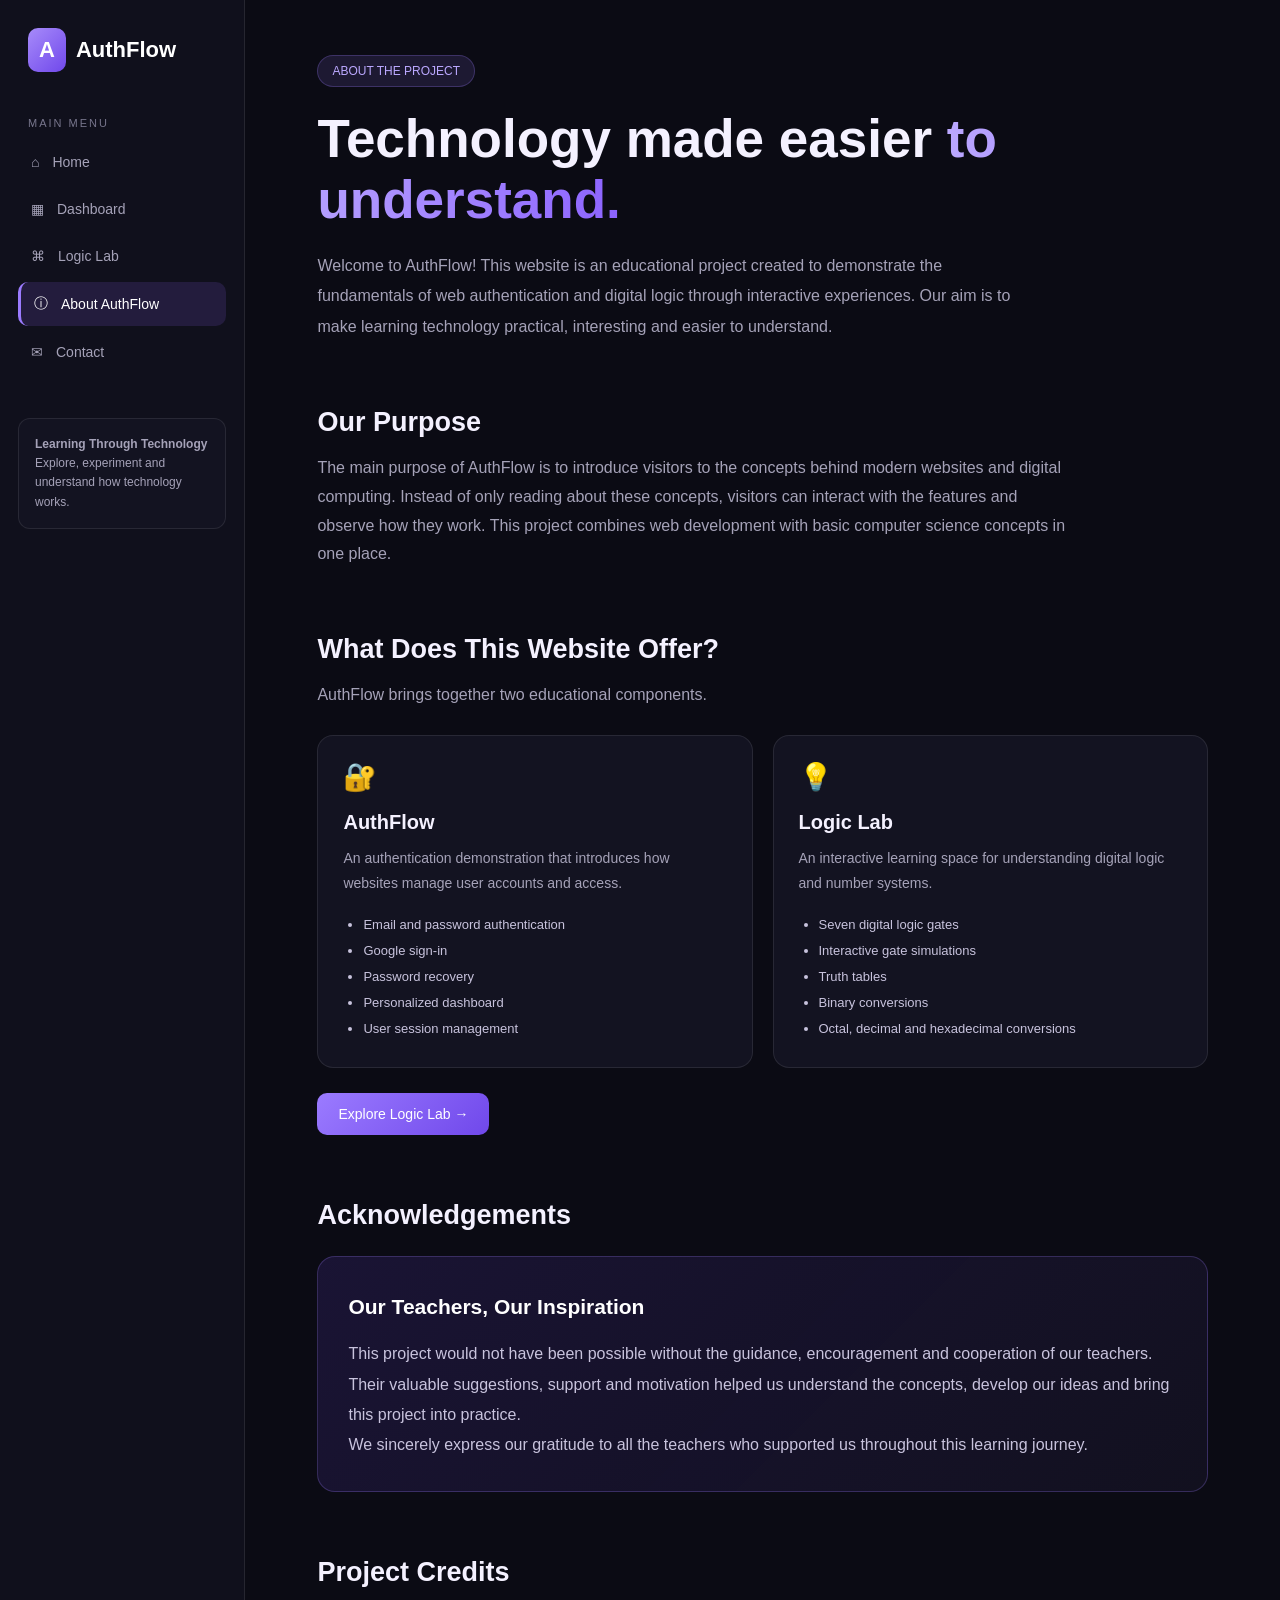
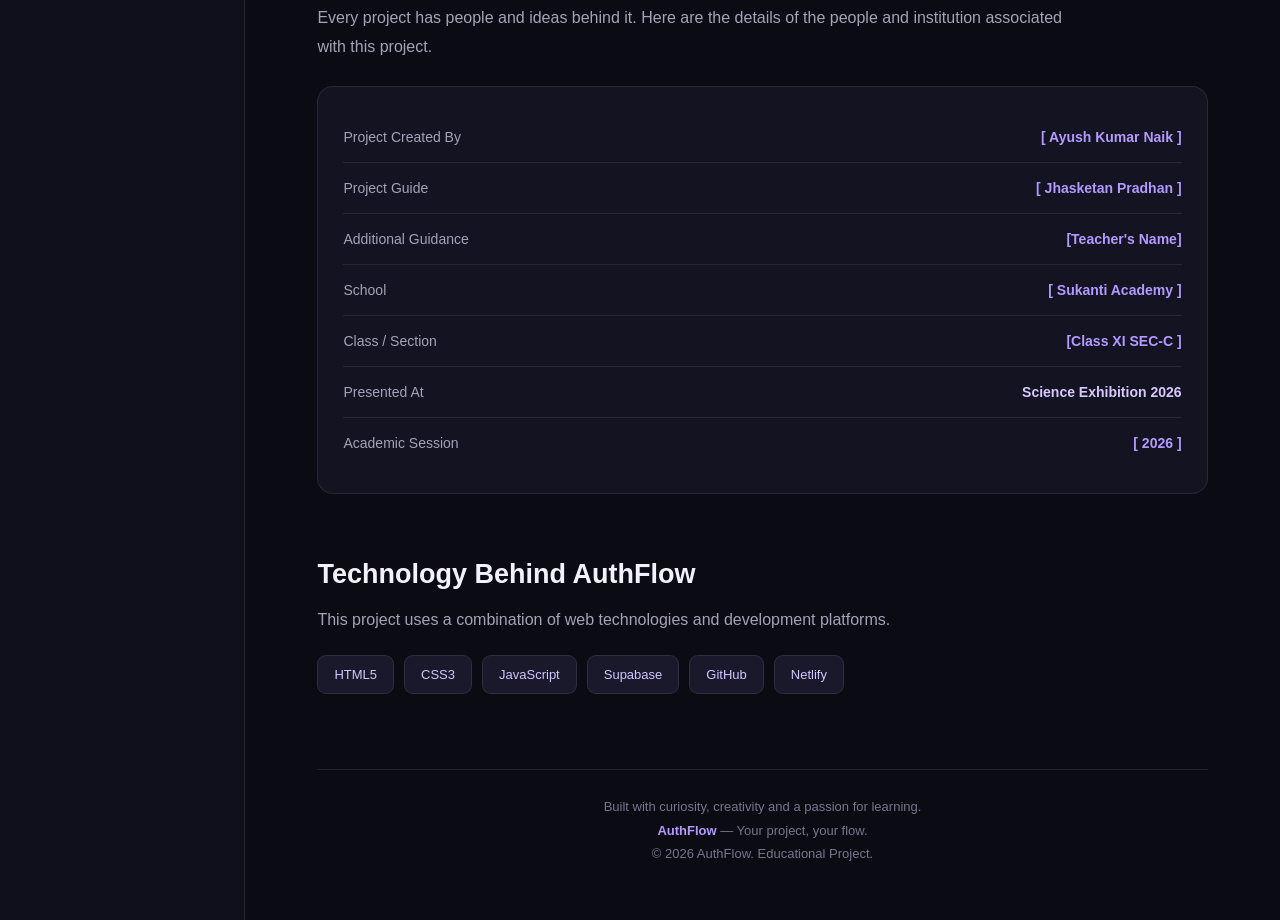
<file: about.html>
<!DOCTYPE html>
<html lang="en">
<head>
    <meta charset="UTF-8">
    <meta name="viewport" content="width=device-width, initial-scale=1.0">
    <meta name="theme-color" content="#0b0b14">
    <title>About AuthFlow</title>

    <style>
        * {
            margin: 0;
            padding: 0;
            box-sizing: border-box;
        }

        :root {
            --bg: #0b0b14;
            --panel: #131321;
            --panel2: #19192b;
            --text: #f4f1ff;
            --muted: #a5a2b8;
            --accent: #9b7bff;
            --accent2: #7048eb;
            --border: rgba(255,255,255,0.09);
        }

        body {
            font-family: Arial, sans-serif;
            background: var(--bg);
            color: var(--text);
            min-height: 100vh;
        }

        .layout {
            display: grid;
            grid-template-columns: 245px 1fr;
            min-height: 100vh;
        }

        /* SIDEBAR */

        .sidebar {
            background: #10101c;
            border-right: 1px solid var(--border);
            padding: 28px 18px;
        }

        .brand {
            display: flex;
            align-items: center;
            gap: 10px;
            font-size: 22px;
            font-weight: bold;
            text-decoration: none;
            color: white;
            margin-bottom: 45px;
            padding-left: 10px;
        }

        .brand-icon {
            background: linear-gradient(135deg, #a78bfa, #7048eb);
            padding: 9px 11px;
            border-radius: 10px;
        }

        .nav-label {
            color: #77758c;
            font-size: 11px;
            letter-spacing: 2px;
            margin: 25px 10px 12px;
        }

        .nav a {
            display: flex;
            align-items: center;
            gap: 13px;
            padding: 13px;
            margin: 5px 0;
            color: var(--muted);
            text-decoration: none;
            border-radius: 10px;
            transition: .25s;
            font-size: 14px;
        }

        .nav a:hover,
        .nav a.active {
            background: rgba(139,92,246,.15);
            color: white;
        }

        .nav a.active {
            border-left: 3px solid var(--accent);
        }

        .sidebar-note {
            margin-top: 45px;
            padding: 16px;
            background: var(--panel);
            border: 1px solid var(--border);
            border-radius: 12px;
            color: var(--muted);
            font-size: 12px;
            line-height: 1.6;
        }

        /* MAIN CONTENT */

        .main {
            padding: 55px 7%;
            max-width: 1250px;
            width: 100%;
            margin: 0 auto;
        }

        .tag {
            display: inline-block;
            background: rgba(155,123,255,.13);
            color: #bba8ff;
            border: 1px solid rgba(155,123,255,.25);
            padding: 8px 14px;
            border-radius: 30px;
            font-size: 12px;
            margin-bottom: 22px;
        }

        h1 {
            font-size: clamp(34px, 5vw, 53px);
            line-height: 1.15;
            margin-bottom: 20px;
        }

        .gradient {
            background: linear-gradient(90deg, #bba8ff, #8c63ff);
            -webkit-background-clip: text;
            background-clip: text;
            color: transparent;
        }

        .hero-description {
            color: var(--muted);
            line-height: 1.9;
            max-width: 720px;
            font-size: 16px;
        }

        .section {
            margin-top: 65px;
        }

        .section h2 {
            font-size: 27px;
            margin-bottom: 16px;
        }

        .section-description {
            color: var(--muted);
            line-height: 1.8;
            max-width: 750px;
        }

        /* FEATURE CARDS */

        .feature-grid {
            display: grid;
            grid-template-columns: repeat(2, minmax(0, 1fr));
            gap: 20px;
            margin-top: 25px;
        }

        .card {
            background: var(--panel);
            border: 1px solid var(--border);
            border-radius: 16px;
            padding: 25px;
            transition: .25s;
        }

        .card:hover {
            transform: translateY(-4px);
            border-color: rgba(155,123,255,.5);
        }

        .card-icon {
            font-size: 27px;
            margin-bottom: 18px;
        }

        .card h3 {
            font-size: 20px;
            margin-bottom: 12px;
        }

        .card p {
            color: var(--muted);
            line-height: 1.8;
            font-size: 14px;
        }

        .feature-list {
            margin-top: 16px;
            padding-left: 20px;
            color: #c8c3dd;
            line-height: 2;
            font-size: 13px;
        }

        /* TEACHER ACKNOWLEDGEMENT */

        .acknowledgement {
            background: linear-gradient(
                135deg,
                rgba(112,72,235,.15),
                rgba(155,123,255,.05)
            );
            border: 1px solid rgba(155,123,255,.25);
            border-radius: 18px;
            padding: 30px;
            margin-top: 25px;
            line-height: 1.9;
            color: #c8c3dd;
        }

        .acknowledgement h3 {
            color: white;
            margin-bottom: 12px;
            font-size: 21px;
        }

        /* CREDITS */

        .credits {
            background: var(--panel);
            border: 1px solid var(--border);
            border-radius: 16px;
            margin-top: 25px;
            padding: 25px;
        }

        .credit-row {
            display: flex;
            justify-content: space-between;
            gap: 20px;
            padding: 17px 0;
            border-bottom: 1px solid var(--border);
        }

        .credit-row:last-child {
            border-bottom: none;
        }

        .credit-label {
            color: var(--muted);
            font-size: 14px;
        }

        .credit-value {
            color: #d5c9ff;
            text-align: right;
            font-size: 14px;
            font-weight: bold;
        }

        .placeholder {
            color: #b49aff;
        }

        .tech-stack {
            display: flex;
            flex-wrap: wrap;
            gap: 10px;
            margin-top: 20px;
        }

        .tech {
            background: var(--panel2);
            padding: 11px 16px;
            border: 1px solid var(--border);
            border-radius: 9px;
            color: #d2c6ff;
            font-size: 13px;
        }

        /* FOOTER */

        footer {
            border-top: 1px solid var(--border);
            margin-top: 75px;
            padding-top: 25px;
            color: #77758c;
            font-size: 13px;
            text-align: center;
            line-height: 1.8;
        }

        .footer-brand {
            color: #b49aff;
            font-weight: bold;
        }

        .action-link {
            display: inline-block;
            background: linear-gradient(135deg, #9b7bff, #7048eb);
            color: white;
            padding: 13px 21px;
            border-radius: 10px;
            text-decoration: none;
            margin-top: 25px;
            font-size: 14px;
            transition: .2s;
        }

        .action-link:hover {
            transform: translateY(-3px);
            box-shadow: 0 8px 25px rgba(112,72,235,.3);
        }

        @media(max-width: 800px) {
            .layout {
                grid-template-columns: 1fr;
            }

            .sidebar {
                border-right: none;
                border-bottom: 1px solid var(--border);
                padding: 18px;
            }

            .brand {
                margin-bottom: 18px;
            }

            .nav-label,
            .sidebar-note {
                display: none;
            }

            .nav {
                display: flex;
                flex-wrap: wrap;
                gap: 5px;
            }

            .nav a {
                padding: 10px;
                font-size: 12px;
            }

            .main {
                padding: 35px 22px;
            }

            .section {
                margin-top: 45px;
            }
        }

        @media(max-width: 540px) {
            .feature-grid {
                grid-template-columns: 1fr;
            }

            .credit-row {
                flex-direction: column;
                gap: 8px;
            }

            .credit-value {
                text-align: left;
            }
        }
    </style>
</head>

<body>

<div class="layout">

    <!-- SIDEBAR -->

    <aside class="sidebar">

        <a href="index.html" class="brand">
            <span class="brand-icon">A</span>
            AuthFlow
        </a>

        <p class="nav-label">MAIN MENU</p>

        <nav class="nav">

            <a href="index.html">
                <span>⌂</span> Home
            </a>

            <a href="dashboard.html">
                <span>▦</span> Dashboard
            </a>

            <a href="logic.html">
                <span>⌘</span> Logic Lab
            </a>

            <a href="about.html" class="active"
               aria-current="page">
                <span>ⓘ</span> About AuthFlow
            </a>

            <a href="contact.html">
                <span>✉</span> Contact
            </a>

            <!-- Add your LinkedIn link here later -->

        </nav>

        <div class="sidebar-note">
            <strong>Learning Through Technology</strong>
            <p>Explore, experiment and understand how technology works.</p>
        </div>

    </aside>


    <!-- MAIN CONTENT -->

    <main class="main">

        <header>
            <span class="tag">ABOUT THE PROJECT</span>

            <h1>
                Technology made easier
                <span class="gradient">to understand.</span>
            </h1>

            <p class="hero-description">
                Welcome to AuthFlow! This website is an educational
                project created to demonstrate the fundamentals of
                web authentication and digital logic through
                interactive experiences.
                Our aim is to make learning technology practical,
                interesting and easier to understand.
            </p>
        </header>


        <!-- PURPOSE -->

        <section class="section">

            <h2>Our Purpose</h2>

            <p class="section-description">
                The main purpose of AuthFlow is to introduce visitors
                to the concepts behind modern websites and digital
                computing. Instead of only reading about these
                concepts, visitors can interact with the features
                and observe how they work.
                This project combines web development with basic
                computer science concepts in one place.
            </p>

        </section>


        <!-- FEATURES -->

        <section class="section">

            <h2>What Does This Website Offer?</h2>

            <p class="section-description">
                AuthFlow brings together two educational components.
            </p>

            <div class="feature-grid">

                <div class="card">

                    <div class="card-icon">🔐</div>

                    <h3>AuthFlow</h3>

                    <p>
                        An authentication demonstration that
                        introduces how websites manage user
                        accounts and access.
                    </p>

                    <ul class="feature-list">
                        <li>Email and password authentication</li>
                        <li>Google sign-in</li>
                        <li>Password recovery</li>
                        <li>Personalized dashboard</li>
                        <li>User session management</li>
                    </ul>

                </div>


                <div class="card">

                    <div class="card-icon">💡</div>

                    <h3>Logic Lab</h3>

                    <p>
                        An interactive learning space for
                        understanding digital logic and
                        number systems.
                    </p>

                    <ul class="feature-list">
                        <li>Seven digital logic gates</li>
                        <li>Interactive gate simulations</li>
                        <li>Truth tables</li>
                        <li>Binary conversions</li>
                        <li>Octal, decimal and hexadecimal conversions</li>
                    </ul>

                </div>

            </div>

            <a href="logic.html" class="action-link">
                Explore Logic Lab →
            </a>

        </section>


        <!-- ACKNOWLEDGEMENT -->

        <section class="section">

            <h2>Acknowledgements</h2>

            <div class="acknowledgement">

                <h3>Our Teachers, Our Inspiration</h3>

                <p>
                    This project would not have been possible without
                    the guidance, encouragement and cooperation of
                    our teachers.
                </p>

                <p>
                    Their valuable suggestions, support and motivation
                    helped us understand the concepts, develop our
                    ideas and bring this project into practice.
                </p>

                <p>
                    We sincerely express our gratitude to all the
                    teachers who supported us throughout this
                    learning journey.
                </p>

            </div>

        </section>


        <!-- PROJECT CREDITS -->

        <section class="section">

            <h2>Project Credits</h2>

            <p class="section-description">
                Every project has people and ideas behind it.
                Here are the details of the people and institution
                associated with this project.
            </p>

            <div class="credits">

                <!-- REPLACE THE PLACEHOLDERS BELOW -->

                <div class="credit-row">
                    <span class="credit-label">Project Created By</span>
                    <span class="credit-value placeholder">[ Ayush Kumar Naik ]</span>
                </div>

                <div class="credit-row">
                    <span class="credit-label">Project Guide</span>
                    <span class="credit-value placeholder">[ Jhasketan Pradhan ]</span>
                </div>

                <div class="credit-row">
                    <span class="credit-label">Additional Guidance</span>
                    <span class="credit-value placeholder">[Teacher's Name]</span>
                </div>

                <div class="credit-row">
                    <span class="credit-label">School</span>
                    <span class="credit-value placeholder">[ Sukanti Academy ]</span>
                </div>

                <div class="credit-row">
                    <span class="credit-label">Class / Section</span>
                    <span class="credit-value placeholder">[Class XI SEC-C ]</span>
                </div>

                <div class="credit-row">
                    <span class="credit-label">Presented At</span>
                    <span class="credit-value">Science Exhibition 2026</span>
                </div>

                <div class="credit-row">
                    <span class="credit-label">Academic Session</span>
                    <span class="credit-value placeholder">[ 2026 ]</span>
                </div>

            </div>

        </section>


        <!-- TECHNOLOGY -->

        <section class="section">

            <h2>Technology Behind AuthFlow</h2>

            <p class="section-description">
                This project uses a combination of web technologies
                and development platforms.
            </p>

            <div class="tech-stack">
                <span class="tech">HTML5</span>
                <span class="tech">CSS3</span>
                <span class="tech">JavaScript</span>
                <span class="tech">Supabase</span>
                <span class="tech">GitHub</span>
                <span class="tech">Netlify</span>
            </div>

        </section>


        <!-- FOOTER -->

        <footer>

            <p>
                Built with curiosity, creativity and a passion
                for learning.
            </p>

            <p>
                <span class="footer-brand">AuthFlow</span>
                — Your project, your flow.
            </p>

            <p>© 2026 AuthFlow. Educational Project.</p>

        </footer>

    </main>

</div>

</body>
</html>
</file>
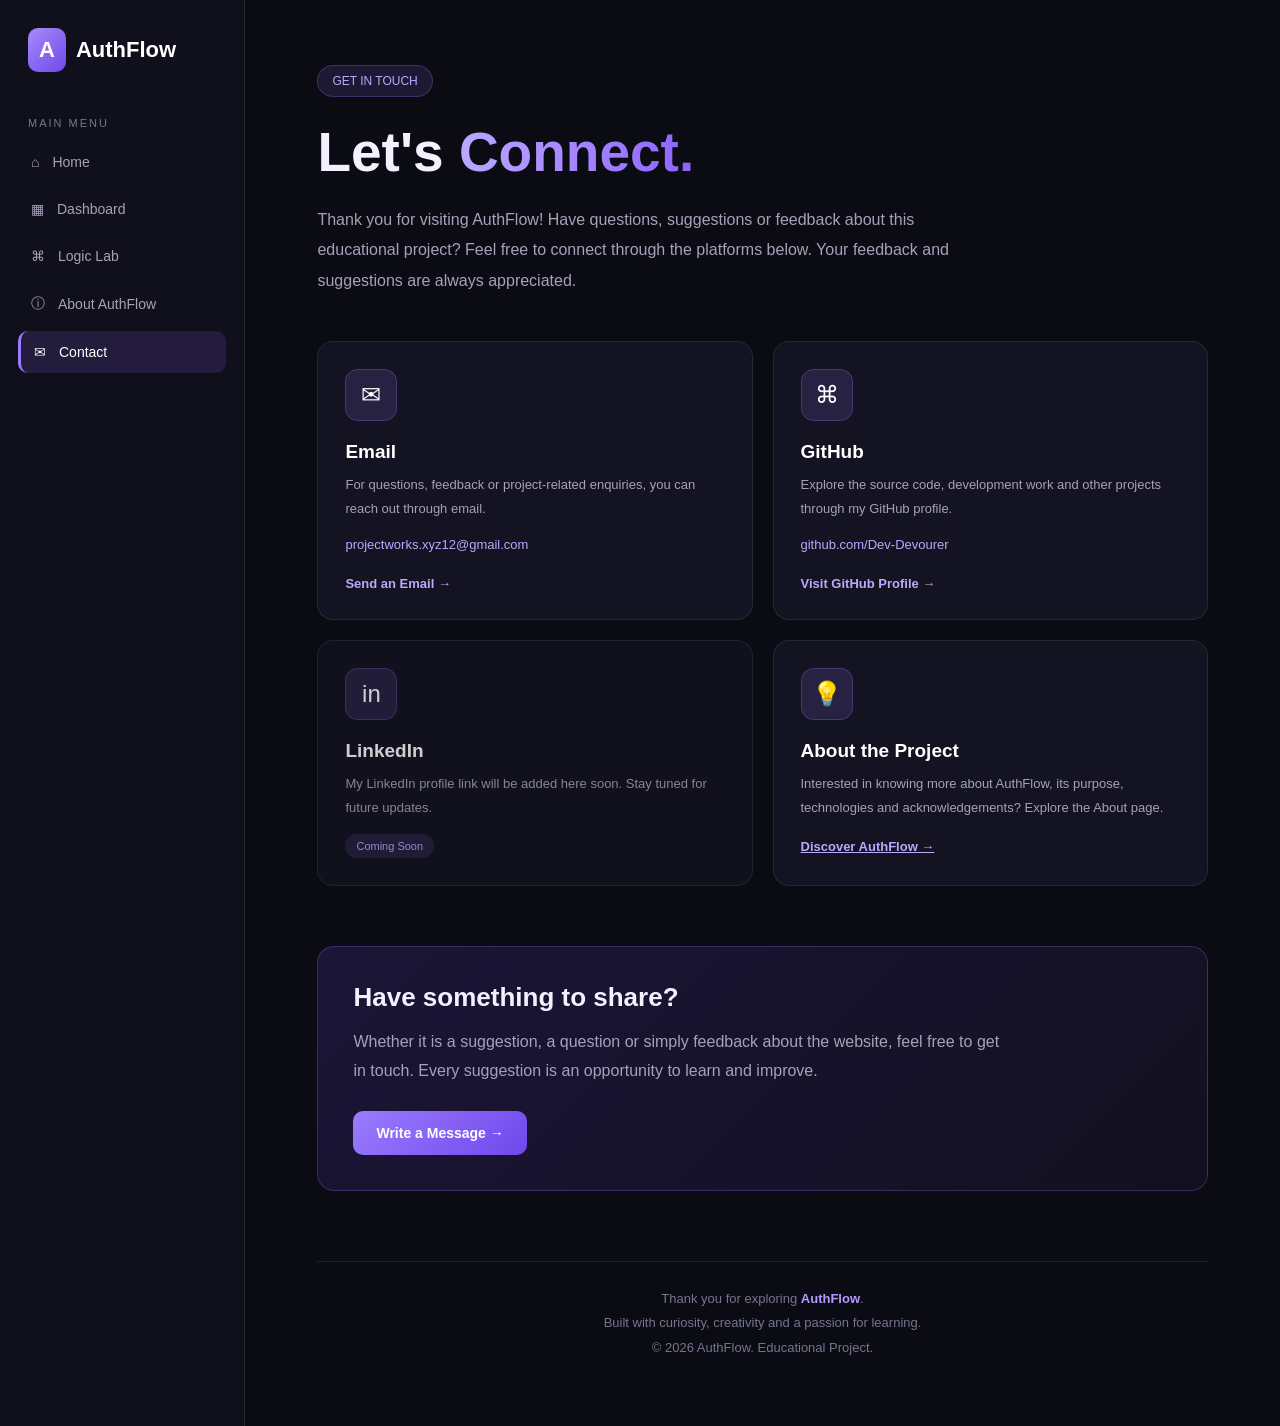
<file: contact.html>
<!DOCTYPE html>
<html lang="en">
<head>
    <meta charset="UTF-8">
    <meta name="viewport" content="width=device-width, initial-scale=1.0">
    <meta name="theme-color" content="#0b0b14">
    <title>Contact | AuthFlow</title>

    <style>
        * {
            margin: 0;
            padding: 0;
            box-sizing: border-box;
        }

        :root {
            --bg: #0b0b14;
            --panel: #131321;
            --text: #f4f1ff;
            --muted: #a5a2b8;
            --accent: #9b7bff;
            --border: rgba(255,255,255,0.09);
        }

        body {
            background: var(--bg);
            color: var(--text);
            font-family: Arial, sans-serif;
            min-height: 100vh;
        }

        .layout {
            display: grid;
            grid-template-columns: 245px 1fr;
            min-height: 100vh;
        }

        /* SIDEBAR */

        .sidebar {
            background: #10101c;
            border-right: 1px solid var(--border);
            padding: 28px 18px;
        }

        .brand {
            display: flex;
            align-items: center;
            gap: 10px;
            font-size: 22px;
            font-weight: bold;
            text-decoration: none;
            color: white;
            margin-bottom: 45px;
            padding-left: 10px;
        }

        .brand-icon {
            background: linear-gradient(135deg, #a78bfa, #7048eb);
            padding: 9px 11px;
            border-radius: 10px;
        }

        .nav-label {
            color: #77758c;
            font-size: 11px;
            letter-spacing: 2px;
            margin: 25px 10px 12px;
        }

        .nav a {
            display: flex;
            align-items: center;
            gap: 13px;
            padding: 13px;
            margin: 5px 0;
            color: var(--muted);
            text-decoration: none;
            border-radius: 10px;
            transition: .25s;
            font-size: 14px;
        }

        .nav a:hover,
        .nav a.active {
            background: rgba(139,92,246,.15);
            color: white;
        }

        .nav a.active {
            border-left: 3px solid var(--accent);
        }

        /* MAIN */

        .main {
            max-width: 1150px;
            width: 100%;
            margin: 0 auto;
            padding: 65px 7%;
        }

        .tag {
            display: inline-block;
            background: rgba(155,123,255,.13);
            color: #bba8ff;
            border: 1px solid rgba(155,123,255,.25);
            padding: 8px 14px;
            border-radius: 30px;
            font-size: 12px;
            margin-bottom: 22px;
        }

        h1 {
            font-size: clamp(36px, 5vw, 55px);
            line-height: 1.2;
            margin-bottom: 20px;
        }

        .gradient {
            background: linear-gradient(90deg, #bba8ff, #8c63ff);
            -webkit-background-clip: text;
            background-clip: text;
            color: transparent;
        }

        .description {
            color: var(--muted);
            line-height: 1.9;
            font-size: 16px;
            max-width: 680px;
        }

        /* CONTACT CARDS */

        .contact-grid {
            display: grid;
            grid-template-columns: repeat(2, minmax(0, 1fr));
            gap: 20px;
            margin-top: 45px;
        }

        .contact-card {
            background: var(--panel);
            border: 1px solid var(--border);
            border-radius: 16px;
            padding: 27px;
            transition: .25s;
            text-decoration: none;
            color: white;
            display: block;
        }

        .contact-card:hover {
            transform: translateY(-5px);
            border-color: rgba(155,123,255,.55);
            box-shadow: 0 10px 30px rgba(0,0,0,.2);
        }

        .icon {
            width: 52px;
            height: 52px;
            background: rgba(155,123,255,.15);
            border: 1px solid rgba(155,123,255,.25);
            display: flex;
            align-items: center;
            justify-content: center;
            font-size: 24px;
            border-radius: 13px;
            margin-bottom: 20px;
        }

        .contact-card h3 {
            font-size: 19px;
            margin-bottom: 10px;
        }

        .contact-card p {
            color: var(--muted);
            font-size: 13px;
            line-height: 1.8;
            word-break: break-word;
        }

        .visit {
            display: inline-block;
            margin-top: 20px;
            color: #bba8ff;
            font-size: 13px;
            font-weight: bold;
        }

        /* LINKEDIN PLACEHOLDER */

        .coming-soon {
            opacity: .8;
            cursor: default;
        }

        .badge {
            display: inline-block;
            margin-top: 15px;
            padding: 6px 11px;
            background: rgba(155,123,255,.13);
            color: #bba8ff;
            border-radius: 30px;
            font-size: 11px;
        }

        /* MESSAGE SECTION */

        .message-box {
            margin-top: 60px;
            padding: 35px;
            border-radius: 17px;
            background: linear-gradient(
                135deg,
                rgba(112,72,235,.17),
                rgba(155,123,255,.05)
            );
            border: 1px solid rgba(155,123,255,.25);
        }

        .message-box h2 {
            font-size: 26px;
            margin-bottom: 15px;
        }

        .message-box p {
            color: var(--muted);
            line-height: 1.8;
            max-width: 650px;
        }

        .button {
            display: inline-block;
            padding: 14px 23px;
            margin-top: 25px;
            border-radius: 10px;
            text-decoration: none;
            color: white;
            background: linear-gradient(135deg, #9b7bff, #7048eb);
            font-size: 14px;
            font-weight: bold;
            transition: .2s;
        }

        .button:hover {
            transform: translateY(-3px);
            box-shadow: 0 8px 25px rgba(112,72,235,.3);
        }

        /* FOOTER */

        footer {
            border-top: 1px solid var(--border);
            padding-top: 25px;
            margin-top: 70px;
            text-align: center;
            color: #77758c;
            font-size: 13px;
            line-height: 1.9;
        }

        footer strong {
            color: #b49aff;
        }

        /* MOBILE */

        @media(max-width: 800px) {

            .layout {
                grid-template-columns: 1fr;
            }

            .sidebar {
                border-right: none;
                border-bottom: 1px solid var(--border);
                padding: 18px;
            }

            .brand {
                margin-bottom: 18px;
            }

            .nav-label {
                display: none;
            }

            .nav {
                display: flex;
                flex-wrap: wrap;
                gap: 5px;
            }

            .nav a {
                padding: 10px;
                font-size: 12px;
            }

            .main {
                padding: 35px 22px;
            }
        }

        @media(max-width: 540px) {
            .contact-grid {
                grid-template-columns: 1fr;
            }

            .message-box {
                padding: 25px;
            }
        }

    </style>
</head>

<body>

<div class="layout">

    <!-- SIDEBAR -->

    <aside class="sidebar">

        <a href="index.html" class="brand">
            <span class="brand-icon">A</span>
            AuthFlow
        </a>

        <p class="nav-label">MAIN MENU</p>

        <nav class="nav">

            <a href="index.html">
                <span>⌂</span> Home
            </a>

            <a href="dashboard.html">
                <span>▦</span> Dashboard
            </a>

            <a href="logic.html">
                <span>⌘</span> Logic Lab
            </a>

            <a href="about.html">
                <span>ⓘ</span> About AuthFlow
            </a>

            <a href="contact.html"
               class="active"
               aria-current="page">
                <span>✉</span> Contact
            </a>

            <!-- Add LinkedIn navigation link here later -->

        </nav>

    </aside>


    <!-- MAIN CONTENT -->

    <main class="main">

        <header>

            <span class="tag">GET IN TOUCH</span>

            <h1>
                Let's
                <span class="gradient">Connect.</span>
            </h1>

            <p class="description">
                Thank you for visiting AuthFlow!
                Have questions, suggestions or feedback about
                this educational project?
                Feel free to connect through the platforms below.
                Your feedback and suggestions are always appreciated.
            </p>

        </header>


        <!-- CONTACT OPTIONS -->

        <section class="contact-grid">

            <!-- EMAIL -->

            <a
                class="contact-card"
                href="mailto:projectworks.xyz12@gmail.com?subject=Message%20about%20AuthFlow"
            >

                <div class="icon">✉</div>

                <h3>Email</h3>

                <p>
                    For questions, feedback or project-related
                    enquiries, you can reach out through email.
                </p>

                <p style="margin-top: 13px; color: #bba8ff;">
                    projectworks.xyz12@gmail.com
                </p>

                <span class="visit">Send an Email →</span>

            </a>


            <!-- GITHUB -->

            <a
                class="contact-card"
                href="https://github.com/Dev-Devourer"
                target="_blank"
                rel="noopener noreferrer"
            >

                <div class="icon">⌘</div>

                <h3>GitHub</h3>

                <p>
                    Explore the source code, development work
                    and other projects through my GitHub profile.
                </p>

                <p style="margin-top: 13px; color: #bba8ff;">
                    github.com/Dev-Devourer
                </p>

                <span class="visit">Visit GitHub Profile →</span>

            </a>


            <!-- LINKEDIN -->

            <div class="contact-card coming-soon">

                <div class="icon">in</div>

                <h3>LinkedIn</h3>

                <p>
                    My LinkedIn profile link will be added here
                    soon. Stay tuned for future updates.
                </p>

                <span class="badge">Coming Soon</span>

            </div>


            <!-- PROJECT CONTACT -->

            <div class="contact-card">

                <div class="icon">💡</div>

                <h3>About the Project</h3>

                <p>
                    Interested in knowing more about AuthFlow,
                    its purpose, technologies and acknowledgements?
                    Explore the About page.
                </p>

                <a href="about.html" class="visit">
                    Discover AuthFlow →
                </a>

            </div>

        </section>


        <!-- MESSAGE SECTION -->

        <section class="message-box">

            <h2>Have something to share?</h2>

            <p>
                Whether it is a suggestion, a question or simply
                feedback about the website, feel free to get in
                touch. Every suggestion is an opportunity to learn
                and improve.
            </p>

            <a
                href="mailto:projectworks.xyz12@gmail.com?subject=AuthFlow%20Feedback"
                class="button"
            >
                Write a Message →
            </a>

        </section>


        <!-- FOOTER -->

        <footer>

            <p>
                Thank you for exploring
                <strong>AuthFlow</strong>.
            </p>

            <p>
                Built with curiosity, creativity and a passion
                for learning.
            </p>

            <p>© 2026 AuthFlow. Educational Project.</p>

        </footer>

    </main>

</div>

</body>
</html>
</file>
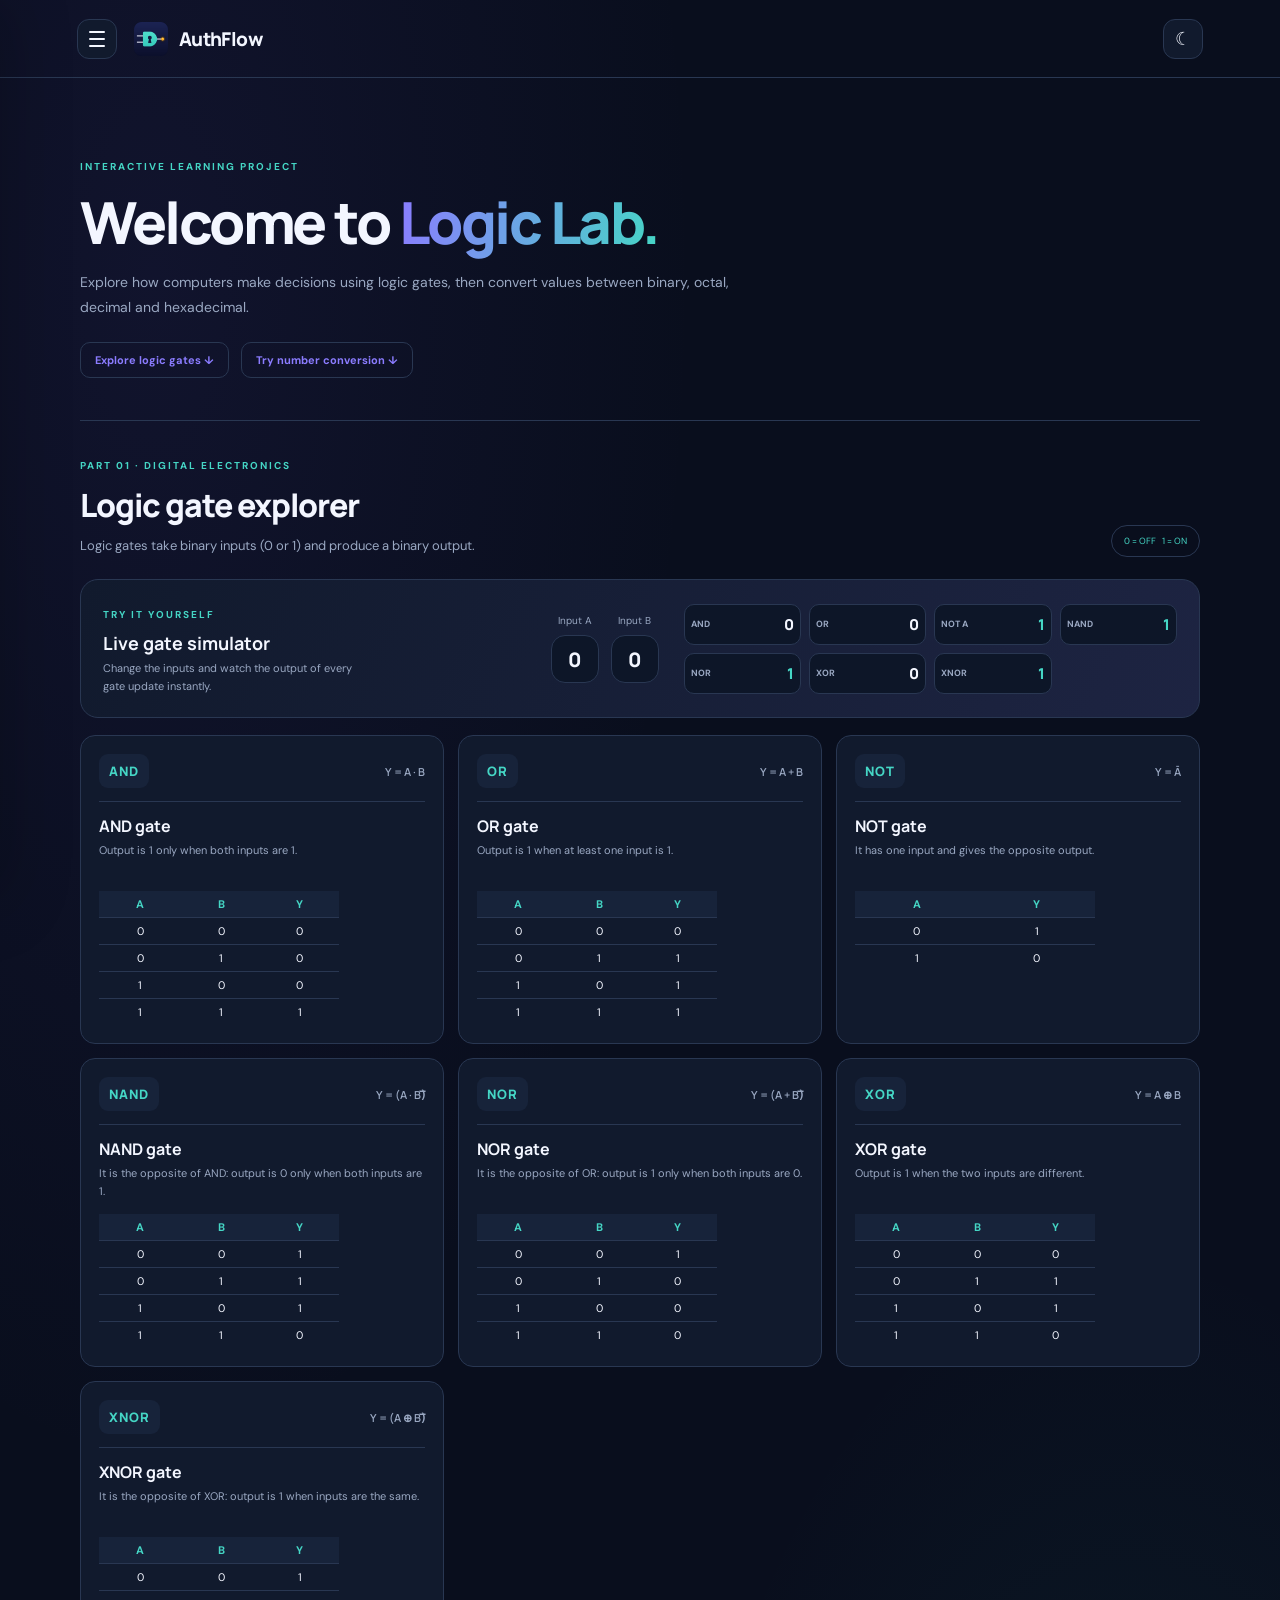
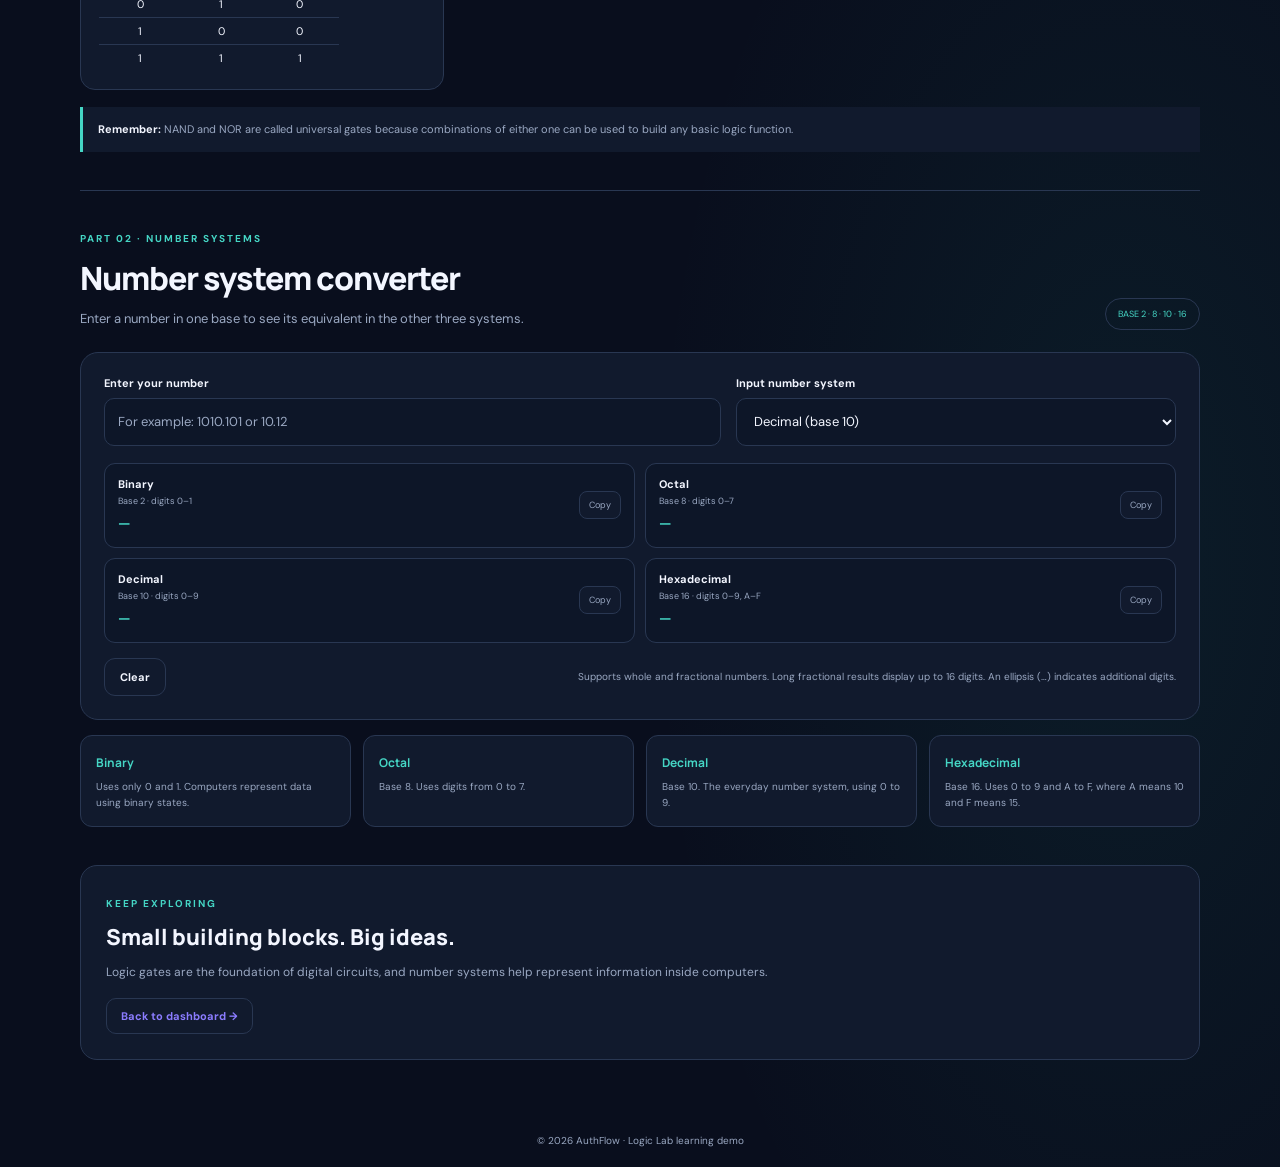
<file: logic.html>
<!doctype html>
<html lang="en">
<head>
  <meta charset="UTF-8">
  <meta name="viewport" content="width=device-width, initial-scale=1.0">
  <meta name="description" content="Explore digital logic gates and convert binary, octal, decimal and hexadecimal numbers.">
  <meta name="theme-color" content="#0b1020">
  <title>Logic Lab · AuthFlow</title>
  <link rel="icon" type="image/png" href="assets/favicon.png">
  <link rel="stylesheet" href="css/style.css">
  <script defer src="js/theme.js"></script>
  <script defer src="js/logic.js"></script>
</head>
<body data-page="logic">
  <header class="topbar">
    <div class="nav-left">
      <button class="menu-toggle" id="menuToggle" type="button" aria-label="Open navigation menu" aria-controls="siteSidebar" aria-expanded="false"><span></span><span></span><span></span></button>
      <a class="brand" href="index.html"><img src="assets/logo.png" alt="" class="brand-logo"><span>AuthFlow</span></a>
    </div>
    <button class="icon-button" id="themeToggle" type="button" aria-label="Toggle theme">☾</button>
  </header>
  <button class="sidebar-overlay" id="sidebarOverlay" type="button" aria-label="Close navigation menu" tabindex="-1"></button>
  <aside class="sidebar" id="siteSidebar" aria-label="Main navigation" aria-hidden="true" inert>
    <div class="sidebar-heading"><span class="eyebrow">MENU</span><button class="sidebar-close" id="sidebarClose" type="button" aria-label="Close menu">×</button></div>
    <nav class="sidebar-nav" aria-label="Site pages">
      <span class="sidebar-label">NAVIGATION</span>
      <a href="index.html"><span>↳</span> Sign in</a>
      <a href="signup.html"><span>＋</span> Create account</a>
      <a href="dashboard.html"><span>▦</span> Dashboard</a>
      <a href="logic.html"><span>⌘</span> Logic Lab</a>
      <span class="sidebar-label sidebar-label-spaced">EXPLORE</span>
      <a href="about.html"><span>ⓘ</span> About this page</a>
      <a href="#numberConverter"><span>⇄</span> Number converter</a>
      <a href="contact.html"><span>✉</span> Contact</a>
      <div class="sidebar-future"><span>◇</span><div><strong>More experiments</strong><small>Coming soon</small></div></div>
    </nav>
    <section class="sidebar-info" id="logicAbout"><span class="sidebar-label">ABOUT LOGIC LAB</span><p>An interactive learning page for basic digital logic gates and number systems used in computing.</p></section>
    <section class="sidebar-info sidebar-contact" id="logicContact"><span class="sidebar-label">CONTACT</span><p>Add your exhibition contact details here when you are ready.</p><small>Email · GitHub · LinkedIn</small></section>
    <div class="sidebar-bottom">AuthFlow <span>·</span> Your project, your flow.</div>
  </aside>

  <main class="logic-shell">
    <section class="logic-hero">
      <span class="eyebrow">INTERACTIVE LEARNING PROJECT</span>
      <h1>Welcome to <span class="gradient-text">Logic Lab.</span></h1>
      <p>Explore how computers make decisions using logic gates, then convert values between binary, octal, decimal and hexadecimal.</p>
      <div class="logic-jump-links"><a href="#gateExplorer">Explore logic gates ↓</a><a href="#numberConverter">Try number conversion ↓</a></div>
    </section>

    <section class="logic-section" id="gateExplorer">
      <div class="section-intro"><div><span class="eyebrow">PART 01 · DIGITAL ELECTRONICS</span><h2>Logic gate explorer</h2><p>Logic gates take binary inputs (0 or 1) and produce a binary output.</p></div><span class="section-chip">0 = OFF&nbsp;&nbsp; 1 = ON</span></div>

      <article class="logic-simulator">
        <div class="simulator-copy"><span class="eyebrow">TRY IT YOURSELF</span><h3>Live gate simulator</h3><p>Change the inputs and watch the output of every gate update instantly.</p></div>
        <div class="input-switches">
          <div class="binary-switch"><span>Input A</span><button type="button" class="bit-toggle" data-bit="A" aria-pressed="false">0</button></div>
          <div class="binary-switch"><span>Input B</span><button type="button" class="bit-toggle" data-bit="B" aria-pressed="false">0</button></div>
        </div>
        <div class="simulator-results" id="simulatorResults" aria-live="polite">
          <div><span>AND</span><strong data-output="AND">0</strong></div><div><span>OR</span><strong data-output="OR">0</strong></div>
          <div><span>NOT A</span><strong data-output="NOT">1</strong></div><div><span>NAND</span><strong data-output="NAND">1</strong></div>
          <div><span>NOR</span><strong data-output="NOR">1</strong></div><div><span>XOR</span><strong data-output="XOR">0</strong></div>
          <div><span>XNOR</span><strong data-output="XNOR">1</strong></div>
        </div>
      </article>

      <div class="gate-grid">
        <article class="gate-card"><div class="gate-card-top"><span class="gate-symbol">AND</span><span class="gate-equation">Y = A · B</span></div><h3>AND gate</h3><p>Output is 1 only when both inputs are 1.</p><div class="truth-table"><table><thead><tr><th>A</th><th>B</th><th>Y</th></tr></thead><tbody><tr><td>0</td><td>0</td><td>0</td></tr><tr><td>0</td><td>1</td><td>0</td></tr><tr><td>1</td><td>0</td><td>0</td></tr><tr><td>1</td><td>1</td><td>1</td></tr></tbody></table></div></article>
        <article class="gate-card"><div class="gate-card-top"><span class="gate-symbol">OR</span><span class="gate-equation">Y = A + B</span></div><h3>OR gate</h3><p>Output is 1 when at least one input is 1.</p><div class="truth-table"><table><thead><tr><th>A</th><th>B</th><th>Y</th></tr></thead><tbody><tr><td>0</td><td>0</td><td>0</td></tr><tr><td>0</td><td>1</td><td>1</td></tr><tr><td>1</td><td>0</td><td>1</td></tr><tr><td>1</td><td>1</td><td>1</td></tr></tbody></table></div></article>
        <article class="gate-card"><div class="gate-card-top"><span class="gate-symbol">NOT</span><span class="gate-equation">Y = Ā</span></div><h3>NOT gate</h3><p>It has one input and gives the opposite output.</p><div class="truth-table"><table><thead><tr><th>A</th><th>Y</th></tr></thead><tbody><tr><td>0</td><td>1</td></tr><tr><td>1</td><td>0</td></tr></tbody></table></div></article>
        <article class="gate-card"><div class="gate-card-top"><span class="gate-symbol">NAND</span><span class="gate-equation">Y = (A · B)̅</span></div><h3>NAND gate</h3><p>It is the opposite of AND: output is 0 only when both inputs are 1.</p><div class="truth-table"><table><thead><tr><th>A</th><th>B</th><th>Y</th></tr></thead><tbody><tr><td>0</td><td>0</td><td>1</td></tr><tr><td>0</td><td>1</td><td>1</td></tr><tr><td>1</td><td>0</td><td>1</td></tr><tr><td>1</td><td>1</td><td>0</td></tr></tbody></table></div></article>
        <article class="gate-card"><div class="gate-card-top"><span class="gate-symbol">NOR</span><span class="gate-equation">Y = (A + B)̅</span></div><h3>NOR gate</h3><p>It is the opposite of OR: output is 1 only when both inputs are 0.</p><div class="truth-table"><table><thead><tr><th>A</th><th>B</th><th>Y</th></tr></thead><tbody><tr><td>0</td><td>0</td><td>1</td></tr><tr><td>0</td><td>1</td><td>0</td></tr><tr><td>1</td><td>0</td><td>0</td></tr><tr><td>1</td><td>1</td><td>0</td></tr></tbody></table></div></article>
        <article class="gate-card"><div class="gate-card-top"><span class="gate-symbol">XOR</span><span class="gate-equation">Y = A ⊕ B</span></div><h3>XOR gate</h3><p>Output is 1 when the two inputs are different.</p><div class="truth-table"><table><thead><tr><th>A</th><th>B</th><th>Y</th></tr></thead><tbody><tr><td>0</td><td>0</td><td>0</td></tr><tr><td>0</td><td>1</td><td>1</td></tr><tr><td>1</td><td>0</td><td>1</td></tr><tr><td>1</td><td>1</td><td>0</td></tr></tbody></table></div></article>
        <article class="gate-card"><div class="gate-card-top"><span class="gate-symbol">XNOR</span><span class="gate-equation">Y = (A ⊕ B)̅</span></div><h3>XNOR gate</h3><p>It is the opposite of XOR: output is 1 when inputs are the same.</p><div class="truth-table"><table><thead><tr><th>A</th><th>B</th><th>Y</th></tr></thead><tbody><tr><td>0</td><td>0</td><td>1</td></tr><tr><td>0</td><td>1</td><td>0</td></tr><tr><td>1</td><td>0</td><td>0</td></tr><tr><td>1</td><td>1</td><td>1</td></tr></tbody></table></div></article>
      </div>
      <p class="logic-note"><strong>Remember:</strong> NAND and NOR are called universal gates because combinations of either one can be used to build any basic logic function.</p>
    </section>

    <section class="logic-section converter-section" id="numberConverter">
      <div class="section-intro"><div><span class="eyebrow">PART 02 · NUMBER SYSTEMS</span><h2>Number system converter</h2><p>Enter a number in one base to see its equivalent in the other three systems.</p></div><span class="section-chip">BASE 2 · 8 · 10 · 16</span></div>
      <article class="converter-card">
        <div class="converter-controls">
          <div class="converter-field"><label for="numberInput">Enter your number</label><input
                id="numberInput"
                 type="text"
                spellcheck="false"
                autocomplete="off"
                placeholder="For example: 1010.101 or 10.12"></div>
          <div class="converter-field"><label for="fromBase">Input number system</label><select id="fromBase"><option value="2">Binary (base 2)</option><option value="8">Octal (base 8)</option><option value="10" selected>Decimal (base 10)</option><option value="16">Hexadecimal (base 16)</option></select></div>
        </div>
        <div id="conversionError" class="conversion-error" role="alert" hidden></div>
        <div class="conversion-results" aria-live="polite">
          <div class="conversion-result"><span>Binary <small>Base 2 · digits 0–1</small></span><strong id="binaryResult">—</strong><button type="button" data-copy="binaryResult" aria-label="Copy binary result">Copy</button></div>
          <div class="conversion-result"><span>Octal <small>Base 8 · digits 0–7</small></span><strong id="octalResult">—</strong><button type="button" data-copy="octalResult" aria-label="Copy octal result">Copy</button></div>
          <div class="conversion-result"><span>Decimal <small>Base 10 · digits 0–9</small></span><strong id="decimalResult">—</strong><button type="button" data-copy="decimalResult" aria-label="Copy decimal result">Copy</button></div>
          <div class="conversion-result"><span>Hexadecimal <small>Base 16 · digits 0–9, A–F</small></span><strong id="hexResult">—</strong><button type="button" data-copy="hexResult" aria-label="Copy hexadecimal result">Copy</button></div>
        </div>
       <div class="converter-actions">
                <button type="button" class="outline-button" id="clearConverter">
                      Clear
                  </button>

                <span>
                  Supports whole and fractional numbers.
                  Long fractional results display up to 16 digits.
                  An ellipsis (…) indicates additional digits.
                </span>
              </div>
      </article>
      <div class="base-explainer">
        <div><strong>Binary</strong><p>Uses only 0 and 1. Computers represent data using binary states.</p></div>
        <div><strong>Octal</strong><p>Base 8. Uses digits from 0 to 7.</p></div>
        <div><strong>Decimal</strong><p>Base 10. The everyday number system, using 0 to 9.</p></div>
        <div><strong>Hexadecimal</strong><p>Base 16. Uses 0 to 9 and A to F, where A means 10 and F means 15.</p></div>
      </div>
    </section>
    <section class="logic-footer-card"><span class="eyebrow">KEEP EXPLORING</span><h2>Small building blocks. Big ideas.</h2><p>Logic gates are the foundation of digital circuits, and number systems help represent information inside computers.</p><a href="dashboard.html" class="logic-back-link">Back to dashboard →</a></section>
  </main>
  <footer class="footer">© <span data-year></span> AuthFlow · Logic Lab learning demo</footer>
</body>
</html>
</file>
<file: css/style.css>
@import url('https://fonts.googleapis.com/css2?family=DM+Sans:wght@400;500;600;700&family=Manrope:wght@400;500;600;700;800&display=swap');
:root{color-scheme:dark;--bg:#090e1d;--panel:#111a2d;--panel2:#17233a;--text:#f3f6ff;--muted:#9aa8c2;--line:#293752;--accent:#8b7cff;--accent2:#45d6c5;--input:#0d1628;--shadow:0 24px 70px #0005}
:root[data-theme="light"]{color-scheme:light;--bg:#f4f6fc;--panel:#fff;--panel2:#f2f4ff;--text:#182139;--muted:#66718a;--line:#e2e7f1;--accent:#6555e8;--accent2:#0b9f91;--input:#f8f9fd;--shadow:0 24px 70px #24345b14}
*{box-sizing:border-box}body{margin:0;min-height:100vh;background:radial-gradient(ellipse at 12% 10%,#5543b51b,transparent 34%),radial-gradient(ellipse at 88% 78%,#24bba515,transparent 30%),var(--bg);color:var(--text);font-family:'DM Sans',sans-serif;display:flex;flex-direction:column}a{color:var(--accent);text-decoration:none}a:hover{text-decoration:underline}button,input{font:inherit}.topbar{height:78px;padding:0 clamp(22px,6vw,90px);display:flex;align-items:center;justify-content:space-between;border-bottom:1px solid var(--line)}.brand{display:flex;align-items:center;gap:11px;color:var(--text);font:800 19px Manrope,sans-serif;letter-spacing:-.6px}.brand:hover{text-decoration:none}.brand-logo{width:34px;height:34px}.top-actions{display:flex;align-items:center;gap:12px}.icon-button{width:40px;height:40px;border:1px solid var(--line);border-radius:12px;background:var(--panel);color:var(--text);cursor:pointer;font-size:18px}.auth-layout{width:min(1080px,92%);margin:auto;display:grid;grid-template-columns:1fr 440px;gap:clamp(40px,8vw,110px);align-items:center;padding:55px 0}.intro-panel{max-width:490px}.eyebrow{font-size:10px;font-weight:700;letter-spacing:2px;color:var(--accent2)}h1,h2,h3,p{margin-top:0}.intro-panel h1,.dashboard-heading h1{font:800 clamp(42px,5.5vw,65px)/1.08 Manrope,sans-serif;letter-spacing:-3px;margin:20px 0}.gradient-text{background:linear-gradient(100deg,var(--accent),var(--accent2));-webkit-background-clip:text;background-clip:text;color:transparent}.intro-panel>p,.card-heading p,.dashboard-heading>div>p{color:var(--muted);line-height:1.8}.mini-stats{display:flex;gap:34px;margin-top:48px}.mini-stats div{display:grid;gap:5px}.mini-stats strong{font:700 20px Manrope;color:var(--accent2)}.mini-stats span{font-size:12px;color:var(--muted)}.auth-card,.content-card,.metric-card,.welcome-card{background:var(--panel);border:1px solid var(--line);border-radius:22px;box-shadow:var(--shadow)}.auth-card{padding:34px}.card-heading{margin-bottom:25px}.card-heading h2,.content-card h2{font:800 25px Manrope;letter-spacing:-.8px;margin:10px 0 7px}.card-heading p{font-size:13px;margin:0}form{display:grid;gap:10px}label{font-size:12px;font-weight:600;margin-top:7px}.label-row{display:flex;justify-content:space-between;align-items:center}.label-row label{margin:7px 0 0}.text-button,.show-password{border:0;background:none;color:var(--accent);font-size:11px;font-weight:700;cursor:pointer}.text-button{padding:0}.password-wrap{position:relative}.password-wrap input{padding-right:65px}.show-password{position:absolute;right:14px;top:50%;transform:translateY(-50%)}input{width:100%;height:48px;padding:0 14px;border:1px solid var(--line);border-radius:11px;background:var(--input);color:var(--text);outline:none;font-size:13px}input:focus{border-color:var(--accent);box-shadow:0 0 0 3px color-mix(in srgb,var(--accent) 16%,transparent)}input::placeholder{color:var(--muted)}.primary-button,.google-button,.outline-button{height:48px;border-radius:11px;font-weight:700;font-size:13px;cursor:pointer;transition:transform .15s,opacity .15s}.primary-button{border:0;background:linear-gradient(100deg,var(--accent),#6c80f7);color:white;padding:0 18px;display:flex;align-items:center;justify-content:space-between;margin-top:12px}.primary-button:hover,.google-button:hover,.outline-button:hover{transform:translateY(-1px)}button:disabled{opacity:.6;cursor:wait;transform:none}.full-width{width:100%}.separator{display:flex;align-items:center;gap:12px;color:var(--muted);font-size:9px;letter-spacing:1.5px;margin:23px 0}.separator:before,.separator:after{content:"";height:1px;background:var(--line);flex:1}.google-button{border:1px solid var(--line);background:var(--panel2);color:var(--text);display:flex;align-items:center;justify-content:center;gap:10px}.google-mark{font:800 17px Arial;color:#4285f4}.switch-auth{text-align:center;font-size:12px;color:var(--muted);margin:24px 0 0}.switch-auth a{font-weight:700}.fine-print,.input-hint{font-size:10px;color:var(--muted);text-align:center;margin:15px 0 0}.input-hint{text-align:left;margin:0 0 4px}.notice{padding:11px 13px;border-radius:10px;font-size:12px;line-height:1.5;margin-bottom:15px;background:#d99a2020;border:1px solid #d99a2050;color:var(--text)}.notice.success{background:#20b88a18;border-color:#20b88a60}.notice.error{background:#e35e5e16;border-color:#e35e5e60}.single-layout{grid-template-columns:minmax(0,440px);justify-content:center}.single-layout .auth-card{width:100%}.footer{text-align:center;color:var(--muted);font-size:10px;padding:20px}.dashboard-shell{width:min(1060px,92%);margin:55px auto;flex:1}.dashboard-heading{display:flex;justify-content:space-between;align-items:center;margin-bottom:30px}.dashboard-heading h1{font-size:42px;margin:10px 0 5px}.dashboard-heading>div>p{margin:0}.avatar{width:52px;height:52px;border-radius:17px;background:linear-gradient(135deg,var(--accent),var(--accent2));display:grid;place-items:center;color:white;font:800 20px Manrope}.welcome-card{padding:28px 30px;display:flex;justify-content:space-between;align-items:center;margin-bottom:18px;background:linear-gradient(115deg,var(--panel),color-mix(in srgb,var(--accent) 13%,var(--panel)))}.welcome-card h2{font:800 25px Manrope;margin:10px 0}.welcome-card p{color:var(--muted);font-size:13px;margin:0}.status-pill{font-size:11px;color:var(--accent2);border:1px solid color-mix(in srgb,var(--accent2) 35%,transparent);border-radius:30px;padding:9px 12px;white-space:nowrap}.status-pill i{display:inline-block;width:6px;height:6px;background:var(--accent2);border-radius:50%;margin-right:6px}.dashboard-grid{display:grid;grid-template-columns:repeat(3,1fr);gap:16px;margin-bottom:18px}.metric-card{padding:23px}.metric-icon{display:grid;place-items:center;width:35px;height:35px;border-radius:11px;background:var(--panel2);color:var(--accent2);font-size:19px}.metric-label{font-size:11px;color:var(--muted);margin:18px 0 7px}.metric-card h3{font:700 16px Manrope;margin-bottom:7px;overflow-wrap:anywhere}.muted{color:var(--muted);font-size:12px;line-height:1.7}.metric-card .muted{margin:0}.content-card{padding:26px 28px;display:grid;grid-template-columns:1fr 1fr;gap:30px}.content-card h2{font-size:21px}.content-card p{margin-bottom:0}.feature-list{display:grid;gap:14px}.feature-list>div{display:flex;gap:13px;align-items:center}.feature-list>div>span{font:700 12px Manrope;color:var(--accent2)}.feature-list p{display:grid;gap:3px;margin:0;font-size:12px}.feature-list small{color:var(--muted);font-size:10px}.outline-button{height:38px;padding:0 15px;background:transparent;border:1px solid var(--line);color:var(--text);font-size:11px}
@media(max-width:800px){.auth-layout{grid-template-columns:1fr;max-width:460px;gap:30px;padding:35px 0}.intro-panel{text-align:center}.intro-panel h1{font-size:44px}.mini-stats{justify-content:center;margin-top:25px}.dashboard-grid{grid-template-columns:1fr}.content-card{grid-template-columns:1fr}.dashboard-shell{margin:35px auto}.welcome-card{align-items:flex-start;gap:15px;flex-direction:column}}@media(max-width:430px){.auth-card{padding:25px 20px}.topbar{height:66px;padding:0 18px}.dashboard-heading h1{font-size:34px}.dashboard-heading{align-items:flex-start}.welcome-card{padding:22px}}


/* Shared slide-out navigation */
.nav-left{display:flex;align-items:center;gap:17px}
.menu-toggle{width:40px;height:40px;border:1px solid var(--line);border-radius:12px;background:var(--panel);display:flex;flex-direction:column;justify-content:center;align-items:center;gap:5px;cursor:pointer}
.menu-toggle span{display:block;width:16px;height:2px;border-radius:2px;background:var(--text);transition:transform .2s,opacity .2s}
.sidebar-open .menu-toggle span:first-child{transform:translateY(7px) rotate(45deg)}
.sidebar-open .menu-toggle span:nth-child(2){opacity:0}
.sidebar-open .menu-toggle span:last-child{transform:translateY(-7px) rotate(-45deg)}
.sidebar-overlay{position:fixed;inset:0;z-index:20;border:0;background:#050817a8;opacity:0;visibility:hidden;transition:opacity .22s,visibility .22s;cursor:pointer}
.sidebar{position:fixed;z-index:21;inset:0 auto 0 0;width:min(330px,88vw);height:100dvh;overflow-y:auto;padding:25px 23px 20px;background:var(--panel);border-right:1px solid var(--line);box-shadow:24px 0 65px #0003;transform:translateX(-105%);transition:transform .25s ease;display:flex;flex-direction:column}
.sidebar-open .sidebar{transform:translateX(0)}
.sidebar-open .sidebar-overlay{opacity:1;visibility:visible}
.sidebar-heading{display:flex;align-items:center;justify-content:space-between;margin-bottom:25px}
.sidebar-close{width:34px;height:34px;border:1px solid var(--line);border-radius:10px;background:var(--panel2);color:var(--text);font-size:23px;line-height:1;cursor:pointer}
.sidebar-nav{display:grid;gap:5px}
.sidebar-label{font-size:9px;letter-spacing:1.7px;font-weight:700;color:var(--muted)}
.sidebar-label-spaced{margin-top:18px}
.sidebar-nav>a{display:flex;align-items:center;gap:12px;padding:11px 12px;border-radius:10px;color:var(--text);font-size:12px;font-weight:600}
.sidebar-nav>a:hover{background:var(--panel2);text-decoration:none}
.sidebar-nav>a span{width:17px;color:var(--accent2);font-size:15px;text-align:center}
.sidebar-future{display:flex;align-items:center;gap:12px;padding:9px 12px;color:var(--muted);font-size:13px}
.sidebar-future>span{width:17px;text-align:center;color:var(--muted)}
.sidebar-future div{display:grid;gap:3px}
.sidebar-future strong{font-size:12px;color:var(--muted);font-weight:600}
.sidebar-future small{font-size:9px;color:var(--accent)}
.sidebar-info{padding:17px 14px;margin-top:20px;border:1px solid var(--line);border-radius:13px;background:var(--input);scroll-margin-top:20px}
.sidebar-info p{font-size:11px;line-height:1.7;color:var(--muted);margin:9px 0 0}
.sidebar-info small{font-size:10px;color:var(--accent2)}
.sidebar-bottom{margin-top:auto;padding-top:22px;color:var(--muted);font-size:10px}
.sidebar-bottom span{color:var(--accent2);padding:0 4px}
@media(prefers-reduced-motion:reduce){.sidebar,.sidebar-overlay,.menu-toggle span{transition:none}}


/* Logic Lab page */
.logic-shell{width:min(1120px,92%);margin:0 auto;flex:1;padding:48px 0 30px}
.logic-hero{padding:28px 0 42px;max-width:760px}
.logic-hero h1{font:800 clamp(38px,5vw,58px)/1.12 Manrope,sans-serif;letter-spacing:-2.5px;margin:15px 0}
.logic-hero p{max-width:690px;color:var(--muted);line-height:1.8;font-size:14px}
.logic-jump-links{display:flex;gap:12px;flex-wrap:wrap;margin-top:22px}
.logic-jump-links a,.logic-back-link{display:inline-flex;padding:10px 14px;border:1px solid var(--line);border-radius:10px;font-size:11px;font-weight:700}
.logic-section{padding:32px 0 38px;border-top:1px solid var(--line);scroll-margin-top:22px}
.section-intro{display:flex;justify-content:space-between;align-items:end;gap:20px;margin-bottom:22px}
.section-intro h2{font:800 clamp(25px,3vw,32px) Manrope;letter-spacing:-1px;margin:9px 0}
.section-intro p{color:var(--muted);font-size:13px;margin:0;line-height:1.6}
.section-chip{border:1px solid var(--line);border-radius:30px;padding:9px 12px;font-size:9px;color:var(--accent2);white-space:nowrap}
.logic-simulator{display:grid;grid-template-columns:1.2fr auto 1.4fr;align-items:center;gap:25px;background:linear-gradient(115deg,var(--panel),color-mix(in srgb,var(--accent) 10%,var(--panel)));border:1px solid var(--line);border-radius:18px;padding:22px;margin-bottom:17px}
.simulator-copy h3{font:700 18px Manrope;margin:8px 0 5px}
.simulator-copy p{font-size:11px;line-height:1.6;color:var(--muted);margin:0;max-width:260px}
.input-switches{display:flex;gap:12px}
.binary-switch{display:grid;justify-items:center;gap:8px;font-size:10px;color:var(--muted)}
.bit-toggle{width:48px;height:48px;border:1px solid var(--line);border-radius:14px;background:var(--input);color:var(--text);font:800 20px Manrope;cursor:pointer}
.bit-toggle.bit-on{background:color-mix(in srgb,var(--accent2) 20%,var(--panel));border-color:var(--accent2);color:var(--accent2)}
.simulator-results{display:grid;grid-template-columns:repeat(4,minmax(48px,1fr));gap:8px}
.simulator-results>div{padding:9px 6px;background:var(--input);border:1px solid var(--line);border-radius:10px;display:flex;justify-content:space-between;align-items:center;gap:6px}
.simulator-results span{font-size:9px;color:var(--muted);font-weight:700}
.simulator-results strong{font:800 15px Manrope;color:var(--text)}
.simulator-results strong.output-one{color:var(--accent2)}
.gate-grid{display:grid;grid-template-columns:repeat(3,minmax(0,1fr));gap:14px}
.gate-card{padding:18px;background:var(--panel);border:1px solid var(--line);border-radius:15px}
.gate-card-top{display:flex;align-items:center;justify-content:space-between;gap:8px;padding-bottom:13px;border-bottom:1px solid var(--line)}
.gate-symbol{font:800 13px Manrope;letter-spacing:1px;color:var(--accent2);background:var(--panel2);padding:8px 10px;border-radius:9px}
.gate-equation{font:600 11px Manrope;color:var(--muted)}
.gate-card h3{font:700 16px Manrope;margin:13px 0 5px}
.gate-card>p{font-size:11px;color:var(--muted);line-height:1.6;min-height:36px;margin-bottom:13px}
.truth-table{max-width:240px}
.truth-table table{width:100%;border-collapse:collapse;text-align:center;font-size:11px}
.truth-table th{font-weight:700;color:var(--accent2);background:var(--panel2)}
.truth-table th,.truth-table td{padding:6px;border-bottom:1px solid var(--line)}
.truth-table tr:last-child td{border-bottom:0}
.logic-note{margin:17px 0 0;padding:13px 15px;border-left:3px solid var(--accent2);background:var(--panel);color:var(--muted);font-size:11px;line-height:1.7}
.logic-note strong{color:var(--text)}
.converter-section{padding-top:35px}
.converter-card{padding:23px;background:var(--panel);border:1px solid var(--line);border-radius:18px}
.converter-controls{display:grid;grid-template-columns:1.4fr 1fr;gap:15px}
.converter-field{display:grid;gap:8px}
.converter-field label{font-size:11px;font-weight:700;margin:0}
.converter-field input,.converter-field select{height:48px;border:1px solid var(--line);border-radius:10px;background:var(--input);color:var(--text);padding:0 13px;font:13px 'DM Sans',sans-serif;min-width:0}
.converter-field select{cursor:pointer}
.conversion-error{margin-top:12px;padding:10px 12px;border-radius:9px;background:#e35e5e16;border:1px solid #e35e5e60;color:var(--text);font-size:11px}
.conversion-results{display:grid;grid-template-columns:repeat(2,minmax(0,1fr));gap:10px;margin-top:17px}
.conversion-result{display:grid;grid-template-columns:1fr auto;align-items:center;gap:5px 12px;padding:13px;background:var(--input);border:1px solid var(--line);border-radius:11px;min-width:0}
.conversion-result>span{display:grid;gap:4px;font-size:11px;font-weight:700}
.conversion-result small{font-size:9px;color:var(--muted);font-weight:400}
.conversion-result strong{grid-column:1;overflow-wrap:anywhere;font:700 16px Manrope;color:var(--accent2)}
.conversion-result button{grid-column:2;grid-row:1/3;border:1px solid var(--line);border-radius:8px;background:var(--panel);color:var(--muted);padding:7px 9px;font-size:9px;cursor:pointer}
.converter-actions{display:flex;align-items:center;justify-content:space-between;gap:12px;margin-top:15px}
.converter-actions span{font-size:10px;color:var(--muted)}
.base-explainer{display:grid;grid-template-columns:repeat(4,1fr);gap:12px;margin-top:15px}
.base-explainer>div{padding:15px;border:1px solid var(--line);border-radius:12px;background:var(--panel)}
.base-explainer strong{font:700 12px Manrope;color:var(--accent2)}
.base-explainer p{font-size:10px;line-height:1.6;color:var(--muted);margin:7px 0 0}
.logic-footer-card{padding:25px;border:1px solid var(--line);border-radius:17px;background:var(--panel);margin:0 0 24px}
.logic-footer-card h2{font:800 22px Manrope;margin:10px 0}
.logic-footer-card p{color:var(--muted);font-size:12px;line-height:1.7}
.logic-back-link{margin-top:4px}
@media(max-width:900px){.logic-simulator{grid-template-columns:1fr auto}.simulator-results{grid-column:1/-1;grid-template-columns:repeat(4,1fr)}.gate-grid{grid-template-columns:repeat(2,minmax(0,1fr))}.base-explainer{grid-template-columns:repeat(2,1fr)}}
@media(max-width:560px){.logic-shell{padding-top:25px}.section-intro{align-items:flex-start;flex-direction:column}.logic-simulator{grid-template-columns:1fr}.input-switches{justify-content:flex-start}.simulator-results{grid-column:auto;grid-template-columns:repeat(2,1fr)}.gate-grid{grid-template-columns:1fr}.converter-controls,.conversion-results{grid-template-columns:1fr}.base-explainer{grid-template-columns:1fr 1fr}.converter-actions{align-items:flex-start;flex-direction:column}}
</file>
